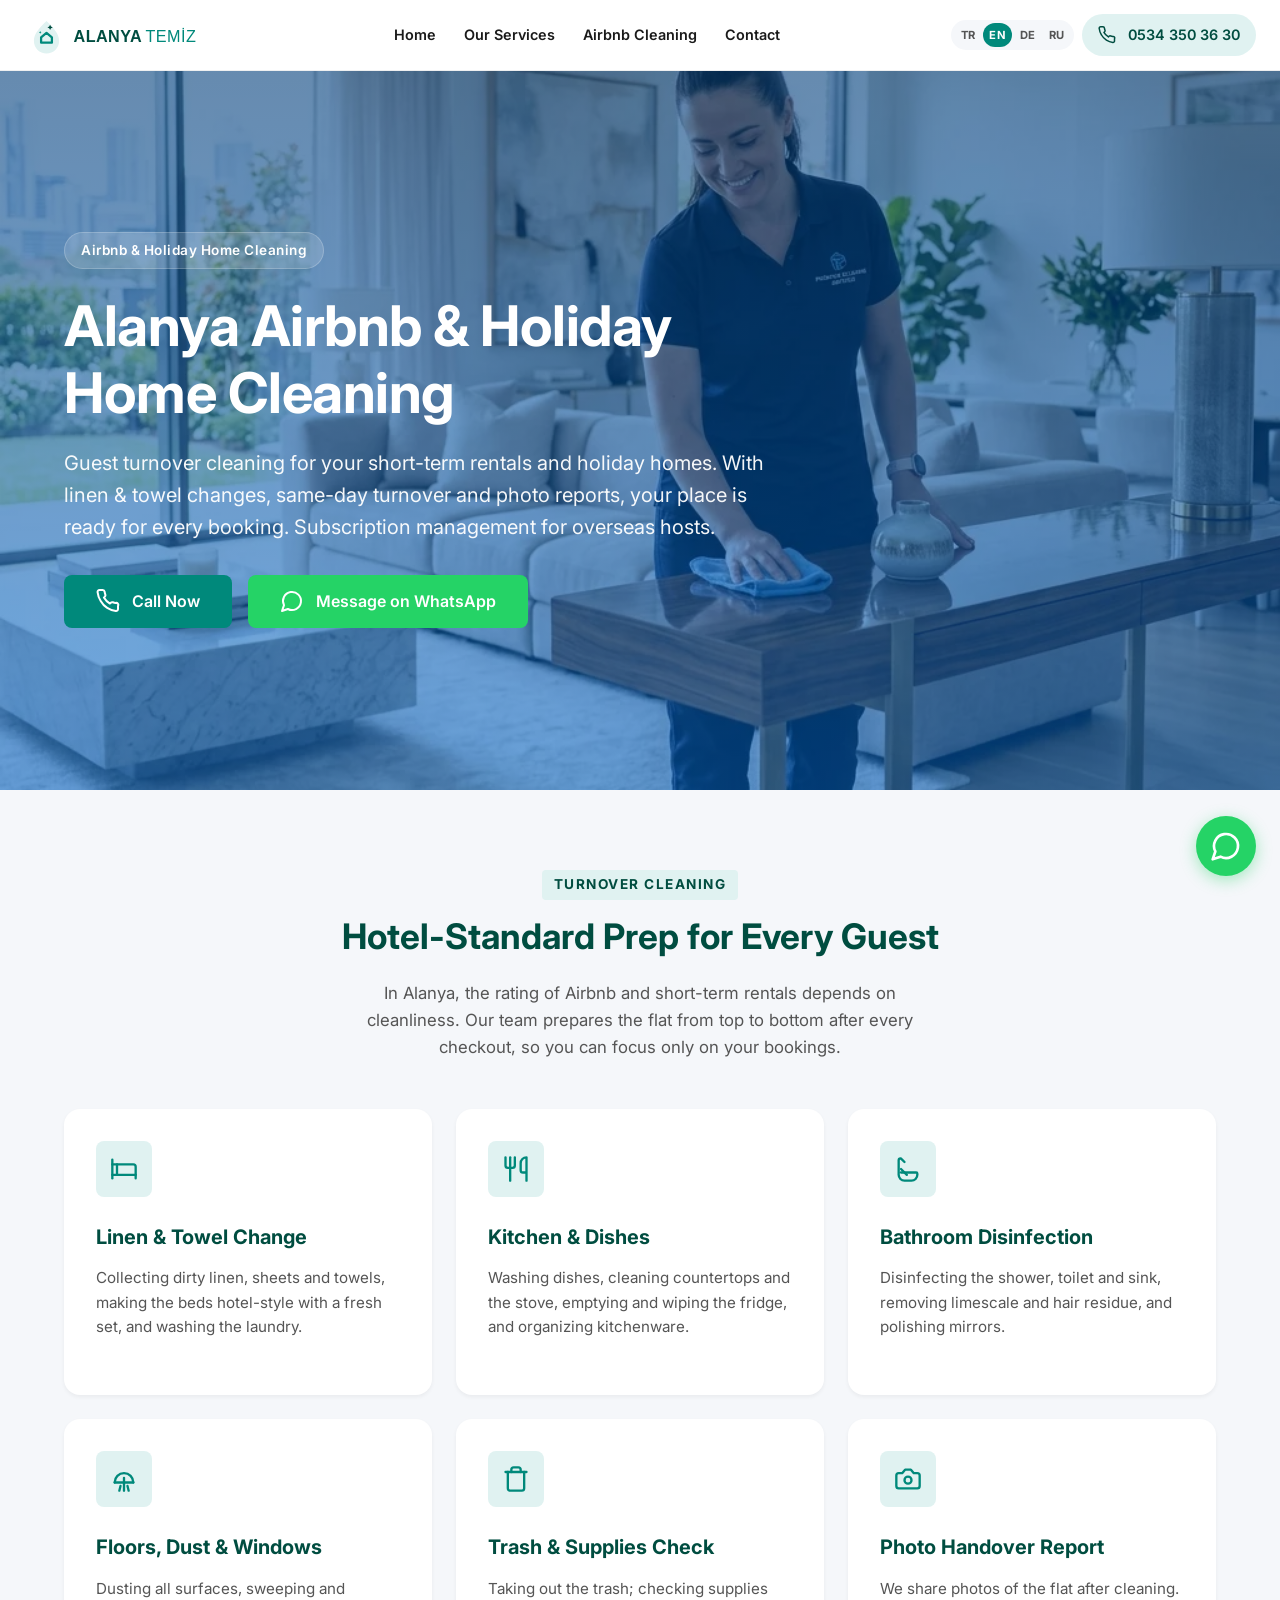
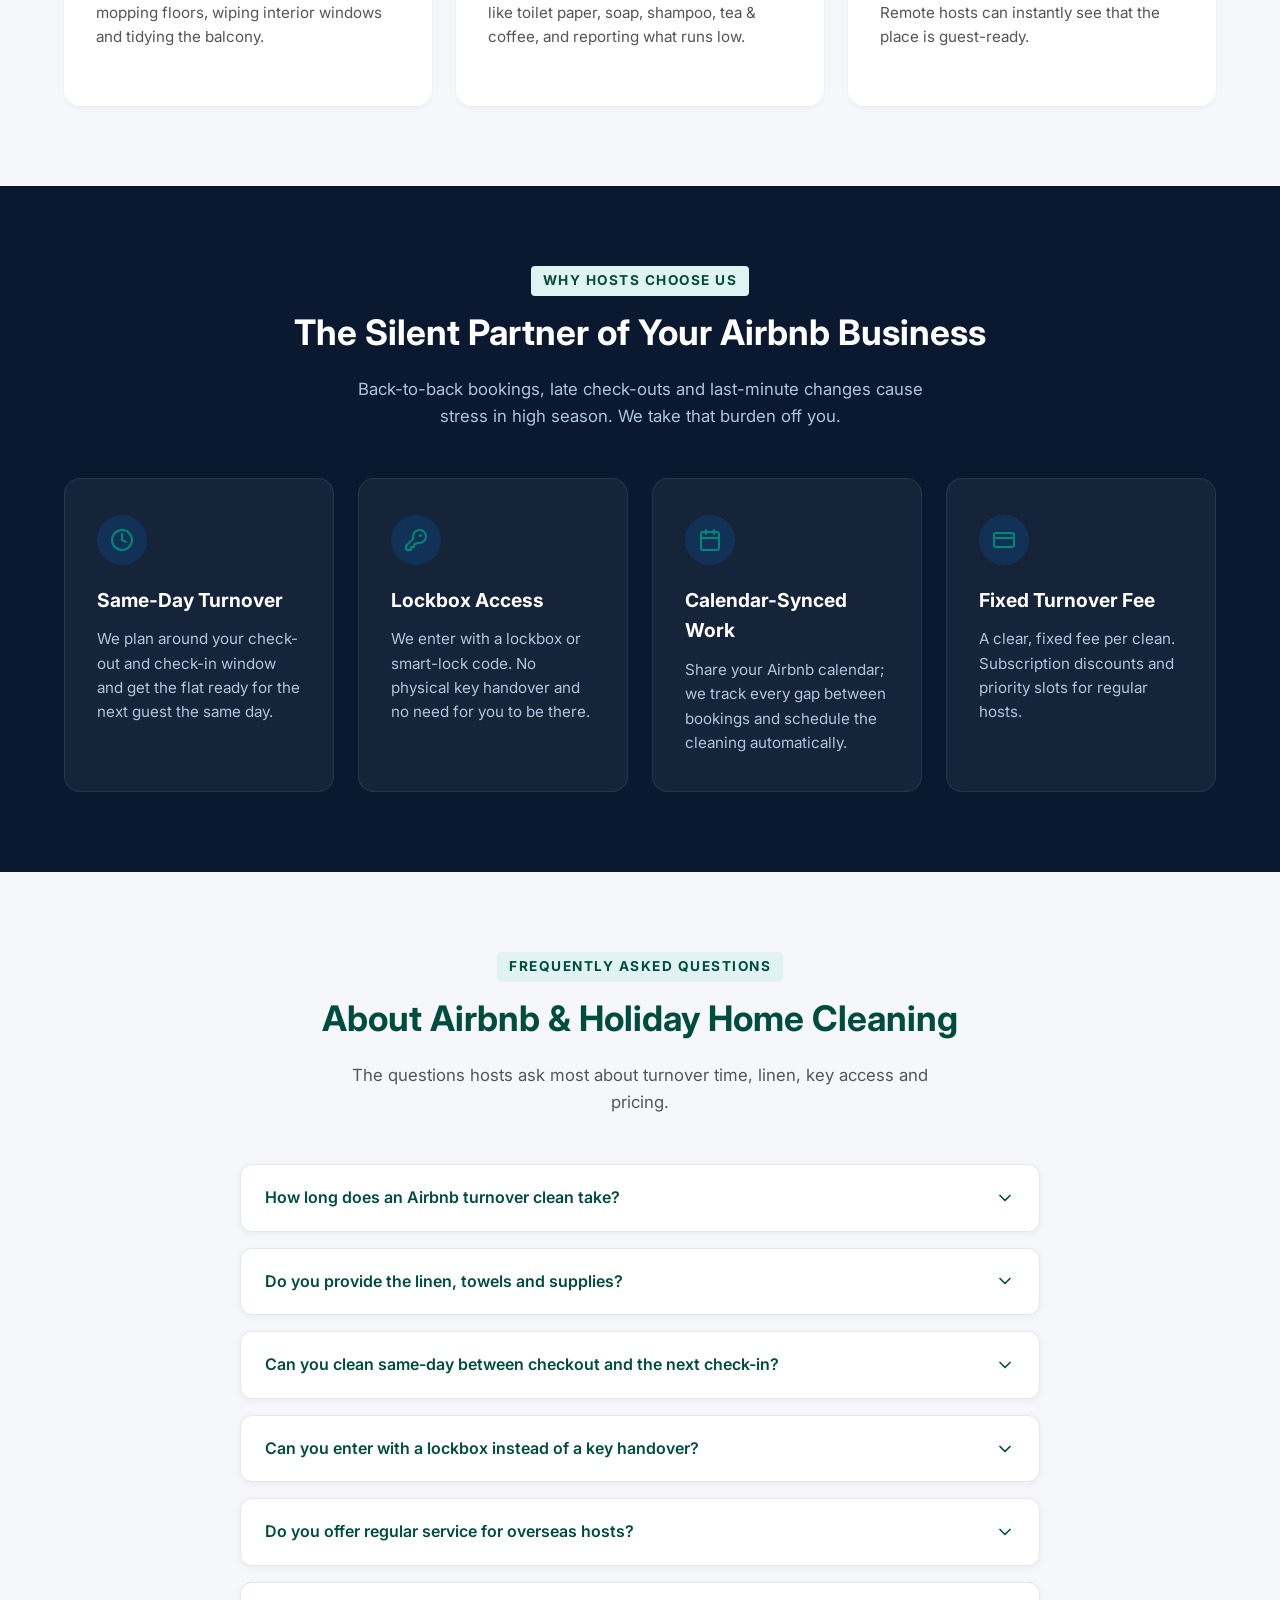
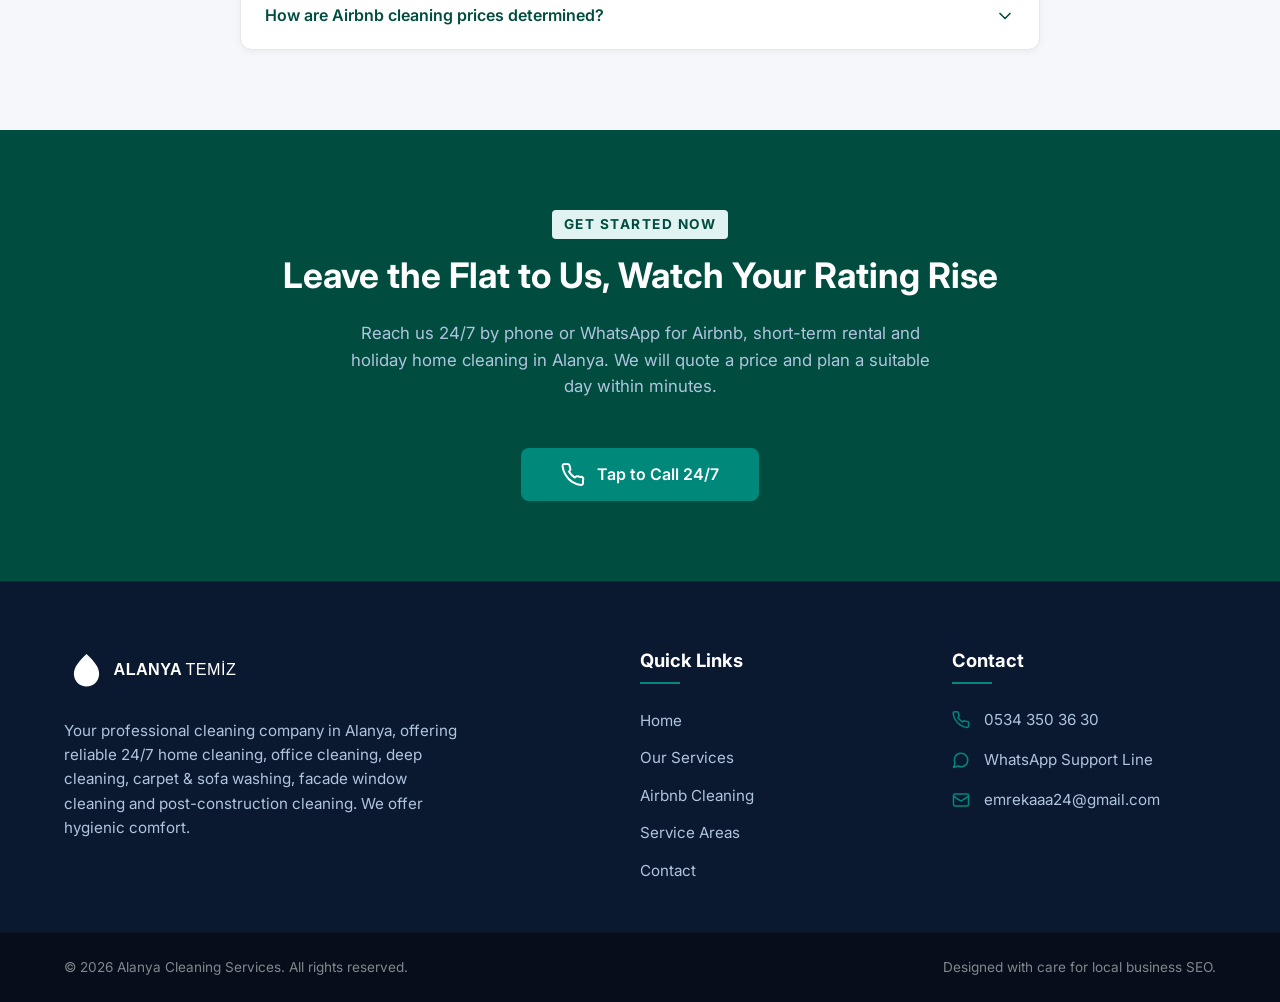
<file: tatil-evi-airbnb-temizligi.html>
<!DOCTYPE html>
<html lang="tr">
<head>
  <meta charset="UTF-8">
  <meta name="viewport" content="width=device-width, initial-scale=1.0">

  <!-- SEO Başlık ve Açıklamalar -->
  <title id="pageTitle">Alanya Airbnb & Tatil Evi Temizliği | Günlük Kiralık Daire Temizlik</title>
  <meta id="metaDescription" name="description" content="Alanya'da Airbnb, günlük kiralık daire ve tatil evi temizliği. Misafir giriş-çıkışına özel check-out temizliği, nevresim & havlu değişimi, aynı gün turnover ve abonelik. ☎ 0534 350 36 30">
  <meta name="keywords" content="alanya airbnb temizlik, tatil evi temizliği alanya, günlük kiralık daire temizliği, airbnb temizlik şirketi alanya, check-out temizliği, turnover temizlik alanya, kiralık villa temizliği, konut kiralama temizlik, mahmutlar airbnb temizlik, kestel tatil evi temizliği, oba günlük kiralık temizlik">
  <link rel="canonical" href="https://alanyaevtemizlik.com.tr/tatil-evi-airbnb-temizligi.html">
  <meta name="robots" content="index, follow">
  <meta name="language" content="Turkish">

  <!-- Coğrafi Hedefleme (Local SEO) -->
  <meta name="geo.region" content="TR-07">
  <meta name="geo.placename" content="Alanya">
  <meta name="geo.position" content="36.5438;32.0003">
  <meta name="ICBM" content="36.5438, 32.0003">

  <!-- Open Graph -->
  <meta property="og:title" content="Alanya Airbnb & Tatil Evi Temizliği | Günlük Kiralık Daire Temizlik">
  <meta property="og:description" content="Airbnb, günlük kiralık daire ve tatil evleri için misafir giriş-çıkışına özel temizlik. Nevresim & havlu değişimi, aynı gün turnover, abonelik avantajı. ☎ 0534 350 36 30">
  <meta property="og:image" content="https://alanyaevtemizlik.com.tr/img/logo.svg">
  <meta property="og:url" content="https://alanyaevtemizlik.com.tr/tatil-evi-airbnb-temizligi.html">
  <meta property="og:type" content="website">
  <meta property="og:locale" content="tr_TR">
  <meta property="og:locale:alternate" content="en_US">
  <meta property="og:locale:alternate" content="de_DE">
  <meta property="og:locale:alternate" content="ru_RU">
  <meta property="og:site_name" content="Alanya Temizlik Hizmetleri">

  <!-- Twitter Card -->
  <meta name="twitter:card" content="summary_large_image">
  <meta name="twitter:title" content="Alanya Airbnb & Tatil Evi Temizliği">
  <meta name="twitter:description" content="Airbnb, günlük kiralık daire ve tatil evleri için check-out temizliği, nevresim & havlu değişimi ve aynı gün turnover. Alanya geneli.">

  <!-- Favicon -->
  <link rel="icon" type="image/x-icon" href="img/favicon.ico">
  <link rel="icon" type="image/png" sizes="96x96" href="img/favicon-96x96.png">
  <link rel="icon" type="image/svg+xml" href="img/favicon.svg">
  <link rel="apple-touch-icon" sizes="180x180" href="img/apple-touch-icon.png">
  <link rel="manifest" href="img/site.webmanifest">
  <meta name="theme-color" content="#00897B">

  <!-- Fonts -->
  <link rel="preconnect" href="https://fonts.googleapis.com">
  <link rel="preconnect" href="https://fonts.gstatic.com" crossorigin>
  <link rel="preload" as="style" href="https://fonts.googleapis.com/css2?family=Inter:wght@400;600;700&display=swap">
  <link rel="stylesheet" href="https://fonts.googleapis.com/css2?family=Inter:wght@400;600;700&display=swap" media="print" onload="this.media='all'">
  <noscript>
    <link rel="stylesheet" href="https://fonts.googleapis.com/css2?family=Inter:wght@400;600;700&display=swap">
  </noscript>

  <!-- CSS -->
  <link rel="stylesheet" href="css/style.min.css">

  <!-- JSON-LD: Service -->
  <script type="application/ld+json">
  {
    "@context": "https://schema.org",
    "@type": "Service",
    "serviceType": "Airbnb ve Tatil Evi Temizliği",
    "provider": {
      "@type": "CleaningService",
      "name": "Alanya Temizlik Hizmetleri",
      "telephone": "+905343503630",
      "url": "https://alanyaevtemizlik.com.tr/",
      "areaServed": {"@type": "City", "name": "Alanya"}
    },
    "areaServed": [
      {"@type": "Place", "name": "Mahmutlar"},
      {"@type": "Place", "name": "Kestel"},
      {"@type": "Place", "name": "Oba"},
      {"@type": "Place", "name": "Tosmur"},
      {"@type": "Place", "name": "Avsallar"},
      {"@type": "Place", "name": "Konaklı"},
      {"@type": "Place", "name": "Kargıcak"}
    ],
    "description": "Alanya'da Airbnb, günlük kiralık daire ve tatil evleri için misafir giriş-çıkışına özel check-out temizliği, nevresim ve havlu değişimi, aynı gün turnover ve abonelikli düzenli temizlik hizmeti."
  }
  </script>

  <!-- JSON-LD: Breadcrumb -->
  <script type="application/ld+json">
  {
    "@context": "https://schema.org",
    "@type": "BreadcrumbList",
    "itemListElement": [
      {"@type": "ListItem", "position": 1, "name": "Anasayfa", "item": "https://alanyaevtemizlik.com.tr/"},
      {"@type": "ListItem", "position": 2, "name": "Tatil Evi & Airbnb Temizliği", "item": "https://alanyaevtemizlik.com.tr/tatil-evi-airbnb-temizligi.html"}
    ]
  }
  </script>

  <!-- JSON-LD: FAQPage -->
  <script type="application/ld+json">
  {
    "@context": "https://schema.org",
    "@type": "FAQPage",
    "mainEntity": [
      {
        "@type": "Question",
        "name": "Airbnb turnover (giriş-çıkış) temizliği ne kadar sürer?",
        "acceptedAnswer": {"@type": "Answer", "text": "Dairenin büyüklüğüne göre standart bir turnover temizliği genellikle 1,5–3 saat sürer. Yoğun sezonda ardışık rezervasyonlarınız için ekip sayısını artırarak aynı gün içinde birden fazla daireyi hazır hale getiriyoruz."}
      },
      {
        "@type": "Question",
        "name": "Nevresim, havlu ve sarf malzemelerini siz mi sağlıyorsunuz?",
        "acceptedAnswer": {"@type": "Answer", "text": "İki seçenek sunuyoruz: Sizin temin ettiğiniz nevresim ve havluları yıkayıp değiştirebiliriz ya da anlaşmalı olarak temiz set getirip kirlileri yıkanmak üzere alabiliriz. Sabun, şampuan, tuvalet kağıdı gibi sarf malzemelerinin kontrolünü ve yerleştirilmesini de yapıyoruz."}
      },
      {
        "@type": "Question",
        "name": "Misafir çıkışı ile yeni giriş arasında aynı gün temizlik yapabilir misiniz?",
        "acceptedAnswer": {"@type": "Answer", "text": "Evet. Check-out ve check-in saatlerinizi bildirmeniz yeterli; ekibimizi bu aralığa göre planlayıp daireyi yeni misafire yetiştiriyoruz. Airbnb takviminizle uyumlu düzenli çalışma sağlıyoruz."}
      },
      {
        "@type": "Question",
        "name": "Anahtar teslimi olmadan, kilit kutusu ile giriş yapabilir misiniz?",
        "acceptedAnswer": {"@type": "Answer", "text": "Evet. Kilit kutusu (lockbox) kodu veya akıllı kilit ile daireye erişip temizliği tamamlayabiliyoruz. Ev sahibinin fiziksel olarak orada olması gerekmez; işlem sonunda dilerseniz fotoğraflı teslim raporu paylaşıyoruz."}
      },
      {
        "@type": "Question",
        "name": "Uzaktaki ev sahipleri için düzenli hizmet veriyor musunuz?",
        "acceptedAnswer": {"@type": "Answer", "text": "Kesinlikle. Yurt dışında veya başka şehirde yaşayan ev sahipleri için sabit ekiple abonelik bazlı yönetim sunuyoruz. Her temizlik sonrası durum bildirimi ve gerektiğinde eksik malzeme uyarısı yapıyoruz."}
      },
      {
        "@type": "Question",
        "name": "Airbnb temizlik fiyatları nasıl belirleniyor?",
        "acceptedAnswer": {"@type": "Answer", "text": "Fiyat; dairenin oda sayısına, m² büyüklüğüne, nevresim/çamaşır dahil olup olmadığına ve aylık rezervasyon sıklığına göre belirlenir. Düzenli çalışan ev sahiplerine sabit turnover ücreti ve abonelik indirimi sunuyoruz. Net fiyat için hemen arayın."}
      }
    ]
  }
  </script>
</head>
<body>

  <!-- HEADER -->
  <header class="main-header" id="header">
    <div class="container header-container">
      <a href="index.html#anasayfa" class="logo-link" title="Alanya Temizlik Anasayfa">
        <img src="img/logo.svg" alt="Alanya Temizlik Hizmetleri" width="220" height="50" class="logo-img">
      </a>

      <nav class="main-nav" aria-label="Ana Menü">
        <ul class="nav-list">
          <li><a href="index.html#anasayfa" class="nav-link" data-i18n="nav.home">Anasayfa</a></li>
          <li><a href="index.html#hizmetler" class="nav-link" data-i18n="nav.services">Hizmetlerimiz</a></li>
          <li><a href="tatil-evi-airbnb-temizligi.html" class="nav-link" aria-current="page" data-i18n="nav.airbnb">Airbnb Temizliği</a></li>
          <li><a href="index.html#iletisim" class="nav-link" data-i18n="nav.contact">İletişim</a></li>
        </ul>
      </nav>

      <div class="header-actions">
        <div class="lang-switcher" role="group" aria-label="Dil Seçimi / Language">
          <button type="button" class="lang-btn" data-lang="tr">TR</button>
          <button type="button" class="lang-btn" data-lang="en">EN</button>
          <button type="button" class="lang-btn" data-lang="de">DE</button>
          <button type="button" class="lang-btn" data-lang="ru">RU</button>
        </div>
        <a href="tel:+905343503630" class="btn btn-call-header" title="Telefonla Ara" aria-label="Alanya Temizlik Telefonla Ara">
          <svg xmlns="http://www.w3.org/2000/svg" width="24" height="24" viewBox="0 0 24 24" fill="none" stroke="currentColor" stroke-width="2" stroke-linecap="round" stroke-linejoin="round" aria-hidden="true"><path d="M22 16.92v3a2 2 0 0 1-2.18 2 19.79 19.79 0 0 1-8.63-3.07A19.5 19.5 0 0 1 4.69 12 19.79 19.79 0 0 1 1.61 3.38 2 2 0 0 1 3.6 1h3a2 2 0 0 1 2 1.72 12.84 12.84 0 0 0 .7 2.81 2 2 0 0 1-.45 2.11L7.91 8.6a16 16 0 0 0 6 6l.86-.86a2 2 0 0 1 2.11-.45 12.84 12.84 0 0 0 2.81.7A2 2 0 0 1 22 16.92z"/></svg>
          <span class="call-text">0534 350 36 30</span>
        </a>
        <button class="menu-toggle" id="menuToggle" aria-expanded="false" aria-controls="mobileNav" aria-label="Menüyü Aç/Kapat">
          <svg xmlns="http://www.w3.org/2000/svg" width="24" height="24" viewBox="0 0 24 24" fill="none" stroke="currentColor" stroke-width="2" stroke-linecap="round" stroke-linejoin="round" aria-hidden="true" class="icon-menu"><line x1="4" x2="20" y1="12" y2="12"/><line x1="4" x2="20" y1="6" y2="6"/><line x1="4" x2="20" y1="18" y2="18"/></svg>
          <svg xmlns="http://www.w3.org/2000/svg" width="24" height="24" viewBox="0 0 24 24" fill="none" stroke="currentColor" stroke-width="2" stroke-linecap="round" stroke-linejoin="round" aria-hidden="true" class="icon-close"><path d="M18 6 6 18"/><path d="m6 6 12 12"/></svg>
        </button>
      </div>
    </div>

    <nav class="mobile-nav" id="mobileNav" aria-label="Mobil Menü">
      <ul class="mobile-nav-list">
        <li><a href="index.html#anasayfa" class="mobile-nav-link" data-i18n="nav.home">Anasayfa</a></li>
        <li><a href="index.html#hizmetler" class="mobile-nav-link" data-i18n="nav.services">Hizmetlerimiz</a></li>
        <li><a href="tatil-evi-airbnb-temizligi.html" class="mobile-nav-link" data-i18n="nav.airbnb">Airbnb Temizliği</a></li>
        <li><a href="index.html#iletisim" class="mobile-nav-link" data-i18n="nav.contact">İletişim</a></li>
        <li class="mobile-nav-actions">
          <div class="lang-switcher lang-switcher-mobile" role="group" aria-label="Dil Seçimi / Language">
            <button type="button" class="lang-btn" data-lang="tr">TR</button>
            <button type="button" class="lang-btn" data-lang="en">EN</button>
            <button type="button" class="lang-btn" data-lang="de">DE</button>
            <button type="button" class="lang-btn" data-lang="ru">RU</button>
          </div>
          <a href="tel:+905343503630" class="btn btn-call-mobile">
            <svg xmlns="http://www.w3.org/2000/svg" width="24" height="24" viewBox="0 0 24 24" fill="none" stroke="currentColor" stroke-width="2" stroke-linecap="round" stroke-linejoin="round" aria-hidden="true"><path d="M22 16.92v3a2 2 0 0 1-2.18 2 19.79 19.79 0 0 1-8.63-3.07A19.5 19.5 0 0 1 4.69 12 19.79 19.79 0 0 1 1.61 3.38 2 2 0 0 1 3.6 1h3a2 2 0 0 1 2 1.72 12.84 12.84 0 0 0 .7 2.81 2 2 0 0 1-.45 2.11L7.91 8.6a16 16 0 0 0 6 6l.86-.86a2 2 0 0 1 2.11-.45 12.84 12.84 0 0 0 2.81.7A2 2 0 0 1 22 16.92z"/></svg> <span data-i18n="btn.call">Hemen Ara</span>
          </a>
          <a href="https://wa.me/905343503630" class="btn btn-whatsapp-mobile" target="_blank" rel="noopener">
            <svg xmlns="http://www.w3.org/2000/svg" width="24" height="24" viewBox="0 0 24 24" fill="none" stroke="currentColor" stroke-width="2" stroke-linecap="round" stroke-linejoin="round" aria-hidden="true"><path d="M7.9 20A9 9 0 1 0 4 16.1L2 22Z"/></svg> <span data-i18n="btn.whatsapp">WhatsApp'tan Yaz</span>
          </a>
        </li>
      </ul>
    </nav>
  </header>

  <main>
    <!-- HERO -->
    <section class="hero-section" id="anasayfa">
      <div class="hero-pattern" aria-hidden="true"></div>
      <div class="container hero-container">
        <div class="hero-content">
          <span class="hero-badge" data-i18n="hero.badge">Airbnb & Tatil Evi Temizliği</span>
          <h1 class="hero-title" data-i18n="hero.title">Alanya Airbnb & Tatil Evi Temizliği</h1>
          <p class="hero-subtitle" data-i18n="hero.subtitle">Günlük kiralık daire ve tatil evleriniz için misafir giriş-çıkışına özel check-out temizliği. Nevresim & havlu değişimi, aynı gün turnover ve fotoğraflı teslim ile eviniz her rezervasyona hazır. Yurt dışındaki ev sahipleri için abonelikli yönetim.</p>

          <div class="hero-cta-group">
            <a href="tel:+905343503630" class="btn btn-primary btn-hero" title="Airbnb Temizliği İçin Ara" aria-label="Airbnb Temizliği İçin Ara">
              <svg xmlns="http://www.w3.org/2000/svg" width="24" height="24" viewBox="0 0 24 24" fill="none" stroke="currentColor" stroke-width="2" stroke-linecap="round" stroke-linejoin="round" aria-hidden="true"><path d="M22 16.92v3a2 2 0 0 1-2.18 2 19.79 19.79 0 0 1-8.63-3.07A19.5 19.5 0 0 1 4.69 12 19.79 19.79 0 0 1 1.61 3.38 2 2 0 0 1 3.6 1h3a2 2 0 0 1 2 1.72 12.84 12.84 0 0 0 .7 2.81 2 2 0 0 1-.45 2.11L7.91 8.6a16 16 0 0 0 6 6l.86-.86a2 2 0 0 1 2.11-.45 12.84 12.84 0 0 0 2.81.7A2 2 0 0 1 22 16.92z"/></svg>
              <span data-i18n="btn.call">Hemen Ara</span>
            </a>
            <a href="https://wa.me/905343503630" class="btn btn-success btn-hero" target="_blank" rel="noopener" title="WhatsApp İletişim" aria-label="WhatsApp üzerinden mesaj gönder">
              <svg xmlns="http://www.w3.org/2000/svg" width="24" height="24" viewBox="0 0 24 24" fill="none" stroke="currentColor" stroke-width="2" stroke-linecap="round" stroke-linejoin="round" aria-hidden="true"><path d="M7.9 20A9 9 0 1 0 4 16.1L2 22Z"/></svg>
              <span data-i18n="btn.whatsapp">WhatsApp'tan Yaz</span>
            </a>
          </div>
        </div>
      </div>
    </section>

    <!-- INTRO / NELER DAHİL -->
    <section class="services-section" id="dahil">
      <div class="container">
        <div class="section-header text-center">
          <span class="section-tag" data-i18n="incl.tag">Turnover Temizliği</span>
          <h2 class="section-title" data-i18n="incl.title">Her Misafir İçin Otel Standardında Hazırlık</h2>
          <p class="section-desc" data-i18n="incl.desc">Alanya'da Airbnb ve günlük kiralık dairelerin puanı temizliğe bağlıdır. Ekibimiz her misafir çıkışında daireyi baştan sona hazırlar; siz sadece rezervasyonlarınıza odaklanırsınız.</p>
        </div>

        <div class="services-grid">
          <article class="service-card">
            <div class="service-icon-box">
              <svg xmlns="http://www.w3.org/2000/svg" width="24" height="24" viewBox="0 0 24 24" fill="none" stroke="currentColor" stroke-width="2" stroke-linecap="round" stroke-linejoin="round" aria-hidden="true" class="service-icon"><path d="M2 4v16"/><path d="M2 8h18a2 2 0 0 1 2 2v10"/><path d="M2 17h20"/><path d="M6 8v9"/></svg>
            </div>
            <h3 class="service-card-title" data-i18n="incl.c1.title">Nevresim & Havlu Değişimi</h3>
            <p class="service-card-text" data-i18n="incl.c1.text">Kirli nevresim, çarşaf ve havluların toplanması, temiz set ile yatakların otel düzeninde hazırlanması ve çamaşırların yıkanması.</p>
          </article>

          <article class="service-card">
            <div class="service-icon-box">
              <svg xmlns="http://www.w3.org/2000/svg" width="24" height="24" viewBox="0 0 24 24" fill="none" stroke="currentColor" stroke-width="2" stroke-linecap="round" stroke-linejoin="round" aria-hidden="true" class="service-icon"><path d="M3 2v7c0 1.1.9 2 2 2h4a2 2 0 0 0 2-2V2"/><path d="M7 2v20"/><path d="M21 15V2a5 5 0 0 0-5 5v6c0 1.1.9 2 2 2h3Zm0 0v7"/></svg>
            </div>
            <h3 class="service-card-title" data-i18n="incl.c2.title">Mutfak & Bulaşık</h3>
            <p class="service-card-text" data-i18n="incl.c2.text">Bulaşıkların yıkanması, tezgâh ve ocak temizliği, buzdolabının boşaltılıp silinmesi ve mutfak gereçlerinin düzenlenmesi.</p>
          </article>

          <article class="service-card">
            <div class="service-icon-box">
              <svg xmlns="http://www.w3.org/2000/svg" width="24" height="24" viewBox="0 0 24 24" fill="none" stroke="currentColor" stroke-width="2" stroke-linecap="round" stroke-linejoin="round" aria-hidden="true" class="service-icon"><path d="M9 6 6.5 3.5a1.5 1.5 0 0 0-1-.5C4.683 3 4 3.683 4 4.5V17a5 5 0 0 0 5 5h6a5 5 0 0 0 5-5v-1a1 1 0 0 0-1-1H6"/><path d="m6 12 5 5"/></svg>
            </div>
            <h3 class="service-card-title" data-i18n="incl.c3.title">Banyo Dezenfeksiyonu</h3>
            <p class="service-card-text" data-i18n="incl.c3.text">Duşakabin, klozet ve lavabonun dezenfekte edilmesi, kireç ve saç kalıntılarının temizlenmesi, aynaların parlatılması.</p>
          </article>

          <article class="service-card">
            <div class="service-icon-box">
              <svg xmlns="http://www.w3.org/2000/svg" width="24" height="24" viewBox="0 0 24 24" fill="none" stroke="currentColor" stroke-width="2" stroke-linecap="round" stroke-linejoin="round" aria-hidden="true" class="service-icon"><path d="m16 22-1-4"/><path d="M12 22V11"/><path d="m8 22 1-4"/><path d="M4 15h16"/><path d="M4 15a8 8 0 1 1 16 0"/></svg>
            </div>
            <h3 class="service-card-title" data-i18n="incl.c4.title">Zemin, Toz & Cam</h3>
            <p class="service-card-text" data-i18n="incl.c4.text">Tüm yüzeylerin tozunun alınması, zeminlerin süpürülüp paspaslanması, iç camların silinmesi ve balkonun düzenlenmesi.</p>
          </article>

          <article class="service-card">
            <div class="service-icon-box">
              <svg xmlns="http://www.w3.org/2000/svg" width="24" height="24" viewBox="0 0 24 24" fill="none" stroke="currentColor" stroke-width="2" stroke-linecap="round" stroke-linejoin="round" aria-hidden="true" class="service-icon"><path d="M3 6h18"/><path d="M19 6v14a2 2 0 0 1-2 2H7a2 2 0 0 1-2-2V6"/><path d="M8 6V4a2 2 0 0 1 2-2h4a2 2 0 0 1 2 2v2"/></svg>
            </div>
            <h3 class="service-card-title" data-i18n="incl.c5.title">Çöp & Sarf Malzeme Kontrolü</h3>
            <p class="service-card-text" data-i18n="incl.c5.text">Çöplerin çıkarılması; tuvalet kağıdı, sabun, şampuan, çay-kahve gibi sarf malzemelerinin kontrolü ve eksiklerin bildirilmesi.</p>
          </article>

          <article class="service-card">
            <div class="service-icon-box">
              <svg xmlns="http://www.w3.org/2000/svg" width="24" height="24" viewBox="0 0 24 24" fill="none" stroke="currentColor" stroke-width="2" stroke-linecap="round" stroke-linejoin="round" aria-hidden="true" class="service-icon"><path d="M14.5 4h-5L7 7H4a2 2 0 0 0-2 2v9a2 2 0 0 0 2 2h16a2 2 0 0 0 2-2V9a2 2 0 0 0-2-2h-3l-2.5-3z"/><circle cx="12" cy="13" r="3"/></svg>
            </div>
            <h3 class="service-card-title" data-i18n="incl.c6.title">Fotoğraflı Teslim Raporu</h3>
            <p class="service-card-text" data-i18n="incl.c6.text">Temizlik sonrası dairenin fotoğraflarını paylaşıyoruz. Uzaktaki ev sahipleri dairenin misafire hazır olduğunu anında görebilir.</p>
          </article>
        </div>
      </div>
    </section>

    <!-- NEDEN BİZ -->
    <section class="why-us-section" id="neden-biz">
      <div class="container">
        <div class="section-header text-center">
          <span class="section-tag" data-i18n="why.tag">Ev Sahipleri Neden Bizi Seçiyor?</span>
          <h2 class="section-title text-white" data-i18n="why.title">Airbnb İşinizin Sessiz Ortağı</h2>
          <p class="section-desc text-light" data-i18n="why.desc">Yoğun sezonda ardışık rezervasyonlar, geç check-out'lar ve son dakika değişiklikleri stres yaratır. Biz bu yükü üstleniyoruz.</p>
        </div>

        <div class="why-us-grid">
          <div class="why-us-card">
            <div class="why-us-icon-box">
              <svg xmlns="http://www.w3.org/2000/svg" width="24" height="24" viewBox="0 0 24 24" fill="none" stroke="currentColor" stroke-width="2" stroke-linecap="round" stroke-linejoin="round" aria-hidden="true" class="why-us-icon"><circle cx="12" cy="12" r="10"/><polyline points="12 6 12 12 16 14"/></svg>
            </div>
            <h3 class="why-us-card-title" data-i18n="why.c1.title">Aynı Gün Turnover</h3>
            <p class="why-us-card-text" data-i18n="why.c1.text">Check-out ve check-in aralığına göre planlama yapıp daireyi yeni misafire aynı gün yetiştiriyoruz.</p>
          </div>

          <div class="why-us-card">
            <div class="why-us-icon-box">
              <svg xmlns="http://www.w3.org/2000/svg" width="24" height="24" viewBox="0 0 24 24" fill="none" stroke="currentColor" stroke-width="2" stroke-linecap="round" stroke-linejoin="round" aria-hidden="true" class="why-us-icon"><path d="M2 18v3c0 .6.4 1 1 1h4v-3h3v-3h2l1.4-1.4a6.5 6.5 0 1 0-4-4Z"/><circle cx="16.5" cy="7.5" r=".5" fill="currentColor"/></svg>
            </div>
            <h3 class="why-us-card-title" data-i18n="why.c2.title">Kilit Kutusu ile Erişim</h3>
            <p class="why-us-card-text" data-i18n="why.c2.text">Lockbox veya akıllı kilit kodu ile daireye giriyoruz. Fiziksel anahtar teslimine veya orada olmanıza gerek yok.</p>
          </div>

          <div class="why-us-card">
            <div class="why-us-icon-box">
              <svg xmlns="http://www.w3.org/2000/svg" width="24" height="24" viewBox="0 0 24 24" fill="none" stroke="currentColor" stroke-width="2" stroke-linecap="round" stroke-linejoin="round" aria-hidden="true" class="why-us-icon"><path d="M8 2v4"/><path d="M16 2v4"/><rect width="18" height="18" x="3" y="4" rx="2"/><path d="M3 10h18"/></svg>
            </div>
            <h3 class="why-us-card-title" data-i18n="why.c3.title">Takvimle Uyumlu Çalışma</h3>
            <p class="why-us-card-text" data-i18n="why.c3.text">Airbnb takviminizi paylaşın; her rezervasyon arasını takip edip temizliği otomatik planlayalım.</p>
          </div>

          <div class="why-us-card">
            <div class="why-us-icon-box">
              <svg xmlns="http://www.w3.org/2000/svg" width="24" height="24" viewBox="0 0 24 24" fill="none" stroke="currentColor" stroke-width="2" stroke-linecap="round" stroke-linejoin="round" aria-hidden="true" class="why-us-icon"><rect x="2" y="5" width="20" height="14" rx="2" ry="2"/><line x1="2" y1="10" x2="22" y2="10"/></svg>
            </div>
            <h3 class="why-us-card-title" data-i18n="why.c4.title">Sabit Turnover Ücreti</h3>
            <p class="why-us-card-text" data-i18n="why.c4.text">Her temizlik için net, sabit ücret. Düzenli çalışan ev sahiplerine abonelik indirimi ve öncelikli randevu.</p>
          </div>
        </div>
      </div>
    </section>

    <!-- SSS -->
    <section class="faq-section" id="sss">
      <div class="container">
        <div class="section-header text-center">
          <span class="section-tag" data-i18n="faq.tag">Sıkça Sorulanlar</span>
          <h2 class="section-title" data-i18n="faq.title">Airbnb & Tatil Evi Temizliği Hakkında</h2>
          <p class="section-desc" data-i18n="faq.desc">Turnover süresi, nevresim, anahtar erişimi ve fiyatlandırma hakkında ev sahiplerinin en çok sorduğu sorular.</p>
        </div>

        <div class="faq-list">
          <details class="faq-item">
            <summary class="faq-question">
              <span data-i18n="faq.q1.q">Airbnb turnover (giriş-çıkış) temizliği ne kadar sürer?</span>
              <svg xmlns="http://www.w3.org/2000/svg" width="20" height="20" viewBox="0 0 24 24" fill="none" stroke="currentColor" stroke-width="2" stroke-linecap="round" stroke-linejoin="round" class="faq-icon" aria-hidden="true"><path d="m6 9 6 6 6-6"/></svg>
            </summary>
            <div class="faq-answer">
              <p data-i18n="faq.q1.a">Dairenin büyüklüğüne göre standart bir turnover temizliği genellikle 1,5–3 saat sürer. Yoğun sezonda ardışık rezervasyonlarınız için ekip sayısını artırarak aynı gün içinde birden fazla daireyi hazır hale getiriyoruz.</p>
            </div>
          </details>

          <details class="faq-item">
            <summary class="faq-question">
              <span data-i18n="faq.q2.q">Nevresim, havlu ve sarf malzemelerini siz mi sağlıyorsunuz?</span>
              <svg xmlns="http://www.w3.org/2000/svg" width="20" height="20" viewBox="0 0 24 24" fill="none" stroke="currentColor" stroke-width="2" stroke-linecap="round" stroke-linejoin="round" class="faq-icon" aria-hidden="true"><path d="m6 9 6 6 6-6"/></svg>
            </summary>
            <div class="faq-answer">
              <p data-i18n="faq.q2.a">İki seçenek sunuyoruz: Sizin temin ettiğiniz nevresim ve havluları yıkayıp değiştirebiliriz ya da anlaşmalı olarak temiz set getirip kirlileri yıkanmak üzere alabiliriz. Sabun, şampuan, tuvalet kağıdı gibi sarf malzemelerinin kontrolünü ve yerleştirilmesini de yapıyoruz.</p>
            </div>
          </details>

          <details class="faq-item">
            <summary class="faq-question">
              <span data-i18n="faq.q3.q">Misafir çıkışı ile yeni giriş arasında aynı gün temizlik yapabilir misiniz?</span>
              <svg xmlns="http://www.w3.org/2000/svg" width="20" height="20" viewBox="0 0 24 24" fill="none" stroke="currentColor" stroke-width="2" stroke-linecap="round" stroke-linejoin="round" class="faq-icon" aria-hidden="true"><path d="m6 9 6 6 6-6"/></svg>
            </summary>
            <div class="faq-answer">
              <p data-i18n="faq.q3.a">Evet. Check-out ve check-in saatlerinizi bildirmeniz yeterli; ekibimizi bu aralığa göre planlayıp daireyi yeni misafire yetiştiriyoruz. Airbnb takviminizle uyumlu düzenli çalışma sağlıyoruz.</p>
            </div>
          </details>

          <details class="faq-item">
            <summary class="faq-question">
              <span data-i18n="faq.q4.q">Anahtar teslimi olmadan, kilit kutusu ile giriş yapabilir misiniz?</span>
              <svg xmlns="http://www.w3.org/2000/svg" width="20" height="20" viewBox="0 0 24 24" fill="none" stroke="currentColor" stroke-width="2" stroke-linecap="round" stroke-linejoin="round" class="faq-icon" aria-hidden="true"><path d="m6 9 6 6 6-6"/></svg>
            </summary>
            <div class="faq-answer">
              <p data-i18n="faq.q4.a">Evet. Kilit kutusu (lockbox) kodu veya akıllı kilit ile daireye erişip temizliği tamamlayabiliyoruz. Ev sahibinin fiziksel olarak orada olması gerekmez; işlem sonunda dilerseniz fotoğraflı teslim raporu paylaşıyoruz.</p>
            </div>
          </details>

          <details class="faq-item">
            <summary class="faq-question">
              <span data-i18n="faq.q5.q">Uzaktaki ev sahipleri için düzenli hizmet veriyor musunuz?</span>
              <svg xmlns="http://www.w3.org/2000/svg" width="20" height="20" viewBox="0 0 24 24" fill="none" stroke="currentColor" stroke-width="2" stroke-linecap="round" stroke-linejoin="round" class="faq-icon" aria-hidden="true"><path d="m6 9 6 6 6-6"/></svg>
            </summary>
            <div class="faq-answer">
              <p data-i18n="faq.q5.a">Kesinlikle. Yurt dışında veya başka şehirde yaşayan ev sahipleri için sabit ekiple abonelik bazlı yönetim sunuyoruz. Her temizlik sonrası durum bildirimi ve gerektiğinde eksik malzeme uyarısı yapıyoruz.</p>
            </div>
          </details>

          <details class="faq-item">
            <summary class="faq-question">
              <span data-i18n="faq.q6.q">Airbnb temizlik fiyatları nasıl belirleniyor?</span>
              <svg xmlns="http://www.w3.org/2000/svg" width="20" height="20" viewBox="0 0 24 24" fill="none" stroke="currentColor" stroke-width="2" stroke-linecap="round" stroke-linejoin="round" class="faq-icon" aria-hidden="true"><path d="m6 9 6 6 6-6"/></svg>
            </summary>
            <div class="faq-answer">
              <p data-i18n="faq.q6.a">Fiyat; dairenin oda sayısına, m² büyüklüğüne, nevresim/çamaşır dahil olup olmadığına ve aylık rezervasyon sıklığına göre belirlenir. Düzenli çalışan ev sahiplerine sabit turnover ücreti ve abonelik indirimi sunuyoruz. Net fiyat için hemen arayın.</p>
            </div>
          </details>
        </div>
      </div>
    </section>

    <!-- İLETİŞİM / CTA -->
    <section class="contact-section" id="iletisim">
      <div class="container">
        <div class="section-header text-center">
          <span class="section-tag" data-i18n="cta.tag">Hemen Başlayın</span>
          <h2 class="section-title text-white" data-i18n="cta.title">Dairenizi Bize Bırakın, Puanınız Yükselsin</h2>
          <p class="section-desc text-light" data-i18n="cta.desc">Alanya'da Airbnb, günlük kiralık daire ve tatil evi temizliği için 7/24 telefon veya WhatsApp'tan ulaşın. Dakikalar içinde fiyat ve uygun gün planlaması yapalım.</p>
        </div>
        <div class="details-cta-wrapper text-center">
          <a href="tel:+905343503630" class="btn btn-call-cta">
            <svg xmlns="http://www.w3.org/2000/svg" width="24" height="24" viewBox="0 0 24 24" fill="none" stroke="currentColor" stroke-width="2" stroke-linecap="round" stroke-linejoin="round" aria-hidden="true"><path d="M22 16.92v3a2 2 0 0 1-2.18 2 19.79 19.79 0 0 1-8.63-3.07A19.5 19.5 0 0 1 4.69 12 19.79 19.79 0 0 1 1.61 3.38 2 2 0 0 1 3.6 1h3a2 2 0 0 1 2 1.72 12.84 12.84 0 0 0 .7 2.81 2 2 0 0 1-.45 2.11L7.91 8.6a16 16 0 0 0 6 6l.86-.86a2 2 0 0 1 2.11-.45 12.84 12.84 0 0 0 2.81.7A2 2 0 0 1 22 16.92z"/></svg> <span data-i18n="cta.btn">7/24 Tıkla & Ara</span>
          </a>
        </div>
      </div>
    </section>
  </main>

  <!-- FOOTER -->
  <footer class="main-footer">
    <div class="container footer-grid">
      <div class="footer-about">
        <a href="index.html#anasayfa" class="footer-logo-link" title="Alanya Temizlik Anasayfa">
          <img src="img/logo.svg" alt="Alanya Temizlik Logo" width="220" height="50" class="logo-img-footer">
        </a>
        <p class="footer-desc" data-i18n="footer.desc">Alanya'da 7/24 güvenilir ev temizliği, ofis temizliği, derin temizlik, halı & koltuk yıkama, dış cephe cam temizliği ve inşaat sonrası temizlik hizmetleri sunan profesyonel temizlik şirketi. Hijyenik konfor sunuyoruz.</p>
      </div>

      <div class="footer-links">
        <h3 class="footer-title" data-i18n="footer.linksTitle">Hızlı Linkler</h3>
        <ul class="footer-link-list">
          <li><a href="index.html#anasayfa" data-i18n="nav.home">Anasayfa</a></li>
          <li><a href="index.html#hizmetler" data-i18n="nav.services">Hizmetlerimiz</a></li>
          <li><a href="tatil-evi-airbnb-temizligi.html" data-i18n="nav.airbnb">Airbnb Temizliği</a></li>
          <li><a href="index.html#bolgeler" data-i18n="nav.regions">Hizmet Bölgeleri</a></li>
          <li><a href="index.html#iletisim" data-i18n="nav.contact">İletişim</a></li>
        </ul>
      </div>

      <div class="footer-contact">
        <h3 class="footer-title" data-i18n="nav.contact">İletişim</h3>
        <ul class="footer-contact-list">
          <li>
            <svg xmlns="http://www.w3.org/2000/svg" width="24" height="24" viewBox="0 0 24 24" fill="none" stroke="currentColor" stroke-width="2" stroke-linecap="round" stroke-linejoin="round" aria-hidden="true"><path d="M22 16.92v3a2 2 0 0 1-2.18 2 19.79 19.79 0 0 1-8.63-3.07A19.5 19.5 0 0 1 4.69 12 19.79 19.79 0 0 1 1.61 3.38 2 2 0 0 1 3.6 1h3a2 2 0 0 1 2 1.72 12.84 12.84 0 0 0 .7 2.81 2 2 0 0 1-.45 2.11L7.91 8.6a16 16 0 0 0 6 6l.86-.86a2 2 0 0 1 2.11-.45 12.84 12.84 0 0 0 2.81.7A2 2 0 0 1 22 16.92z"/></svg>
            <a href="tel:+905343503630">0534 350 36 30</a>
          </li>
          <li>
            <svg xmlns="http://www.w3.org/2000/svg" width="24" height="24" viewBox="0 0 24 24" fill="none" stroke="currentColor" stroke-width="2" stroke-linecap="round" stroke-linejoin="round" aria-hidden="true"><path d="M7.9 20A9 9 0 1 0 4 16.1L2 22Z"/></svg>
            <a href="https://wa.me/905343503630" target="_blank" rel="noopener" data-i18n="footer.waLink">WhatsApp Destek Hattı</a>
          </li>
          <li>
            <svg xmlns="http://www.w3.org/2000/svg" width="24" height="24" viewBox="0 0 24 24" fill="none" stroke="currentColor" stroke-width="2" stroke-linecap="round" stroke-linejoin="round" aria-hidden="true"><rect width="20" height="16" x="2" y="4" rx="2"/><path d="m22 7-8.97 5.7a1.94 1.94 0 0 1-2.06 0L2 7"/></svg>
            <a href="mailto:emrekaaa24@gmail.com">emrekaaa24@gmail.com</a>
          </li>
        </ul>
      </div>
    </div>

    <div class="footer-bottom">
      <div class="container footer-bottom-container">
        <p data-i18n="footer.copyright">© 2026 Alanya Temizlik Hizmetleri. Tüm hakları saklıdır.</p>
        <p class="developer-credits" data-i18n="footer.tagline">Designed with care for local business SEO.</p>
      </div>
    </div>
  </footer>

  <!-- SABİT WHATSAPP -->
  <a href="https://wa.me/905343503630?text=Merhaba,%20Airbnb%2Ftatil%20evi%20temizli%C4%9Fi%20hakk%C4%B1nda%20bilgi%20almak%20istiyorum."
     class="sticky-whatsapp"
     target="_blank"
     rel="noopener"
     title="WhatsApp üzerinden bizimle iletişime geçin"
     aria-label="WhatsApp İletişim Hattı">
    <svg xmlns="http://www.w3.org/2000/svg" width="24" height="24" viewBox="0 0 24 24" fill="none" stroke="currentColor" stroke-width="2" stroke-linecap="round" stroke-linejoin="round" aria-hidden="true"><path d="M7.9 20A9 9 0 1 0 4 16.1L2 22Z"/></svg>
  </a>

  <script src="js/main.min.js" defer></script>
  <script src="js/airbnb-i18n.js" defer></script>
</body>
</html>
</file>
<file: css/style.min.css>
﻿:root{--primary-color: #00897B;--primary-dark: #004D40;--primary-light: #E0F2F1;--text-color: #1A1A1A;--text-muted: #555;--bg-light: #F5F7FA;--bg-dark: #0A192F;--white: #fff;--whatsapp-green: #25D366;--whatsapp-dark: #128C7E;--font-regular: 400;--font-medium: 600;--font-semibold: 600;--font-bold: 700;--font-black: 700;--shadow-sm: 0 2px 4px rgba(0,0,0,.05);--shadow-md: 0 4px 12px rgba(0,0,0,.08);--shadow-lg: 0 10px 25px rgba(0,0,0,.12);--shadow-hover: 0 15px 35px rgba(0,102,204,.15);--border-radius-sm: 4px;--border-radius-md: 8px;--border-radius-lg: 16px;--border-radius-full: 9999px;--transition-fast: .2s ease;--transition-normal: .3s ease;--transition-slow: .5s ease;}*,*::before,*::after{box-sizing: border-box;margin: 0;padding: 0;}html{scroll-behavior: smooth;font-size: 16px;-webkit-text-size-adjust: 100%;}body{font-family: 'Inter',-apple-system,BlinkMacSystemFont,"Segoe UI",Roboto,Helvetica,Arial,sans-serif;color: var(--text-color);background-color: var(--white);line-height: 1.6;overflow-x: hidden;}img{max-width: 100%;height: auto;display: block;}a{text-decoration: none;color: inherit;transition: color var(--transition-fast);}ul{list-style: none;}button{cursor: pointer;border: none;background: none;font-family: inherit;}*:focus-visible{outline: 3px solid var(--primary-color);outline-offset: 4px;}.container{width: 100%;max-width: 1200px;margin: 0 auto;padding: 0 1.5rem;}.text-center{text-align: center;}.text-white{color: var(--white) !important;}.text-light{color: #B0C4DE !important;}.btn{display: inline-flex;align-items: center;justify-content: center;gap: .75rem;padding: .85rem 1.75rem;font-weight: var(--font-semibold);font-size: 1rem;border-radius: var(--border-radius-md);transition: all var(--transition-normal);text-align: center;min-height: 48px;}.btn-primary{background-color: var(--primary-color);color: var(--white);}.btn-primary:hover{background-color: var(--primary-dark);transform: translateY(-2px);box-shadow: 0 5px 15px rgba(0,102,204,.3);}.btn-success{background-color: var(--whatsapp-green);color: var(--white);}.btn-success:hover{background-color: var(--whatsapp-dark);transform: translateY(-2px);box-shadow: 0 5px 15px rgba(37,211,102,.3);}.main-header{position: fixed;top: 0;left: 0;width: 100%;z-index: 100;background-color: rgba(255,255,255,.95);backdrop-filter: blur(10px);-webkit-backdrop-filter: blur(10px);border-bottom: 1px solid rgba(0,0,0,.05);transition: all var(--transition-normal);}.main-header.scrolled{box-shadow: var(--shadow-md);background-color: rgba(255,255,255,.98);}.header-container{display: flex;align-items: center;justify-content: space-between;height: 70px;max-width: 1360px;gap: 1rem;}.logo-link{display: flex;align-items: center;}.logo-img{height: 45px;width: auto;}.main-nav{display: none;}.nav-list{display: flex;gap: clamp(.5rem, 1.2vw, 1.25rem);flex-shrink: 0;}.nav-link{font-weight: var(--font-medium);font-size: .9rem;color: var(--text-color);padding: .5rem .4rem;position: relative;white-space: nowrap;}.nav-link::after{content: '';position: absolute;bottom: 0;left: 50%;width: 0;height: 2px;background-color: var(--primary-color);transition: all var(--transition-normal);transform: translateX(-50%);}.nav-link:hover{color: var(--primary-color);}.nav-link:hover::after{width: 80%;}.header-actions{display: flex;align-items: center;gap: .5rem;flex-shrink: 0;}.lang-switcher{display: flex;align-items: center;gap: 1px;background-color: var(--bg-light);border-radius: var(--border-radius-full);padding: 3px;flex-shrink: 0;}.lang-btn{font-size: .7rem;font-weight: var(--font-bold);letter-spacing: .3px;color: var(--text-muted);padding: .3rem .4rem;border-radius: var(--border-radius-full);transition: all var(--transition-fast);}.lang-btn:hover{color: var(--primary-dark);}.lang-btn.active{background-color: var(--primary-color);color: var(--white);}.lang-switcher-mobile{align-self: flex-start;margin-bottom: .5rem;}.btn-call-header{background-color: var(--primary-light);color: var(--primary-dark);padding: .6rem 1rem;font-size: .9rem;border-radius: var(--border-radius-full);min-height: 40px;}.btn-call-header svg{width: 18px;height: 18px;}.btn-call-header:hover{background-color: var(--primary-color);color: var(--white);}.call-text{display: none;}.menu-toggle{display: flex;align-items: center;justify-content: center;width: 44px;height: 44px;border-radius: var(--border-radius-md);color: var(--primary-dark);transition: background var(--transition-fast);}.menu-toggle:hover{background-color: var(--bg-light);}.menu-toggle .icon-close{display: none;}.menu-toggle[aria-expanded="true"] .icon-menu{display: none;}.menu-toggle[aria-expanded="true"] .icon-close{display: block;}.mobile-nav{position: absolute;top: 70px;left: 0;width: 100%;background-color: var(--white);border-bottom: 2px solid var(--primary-light);padding: 1.5rem;box-shadow: var(--shadow-lg);display: none;opacity: 0;transform: translateY(-10px);transition: opacity .3s ease,transform .3s ease;}.mobile-nav.open{display: block;opacity: 1;transform: translateY(0);}.mobile-nav-list{display: flex;flex-direction: column;gap: 1rem;}.mobile-nav-link{font-size: 1.1rem;font-weight: var(--font-semibold);color: var(--text-color);display: block;padding: .5rem 0;border-bottom: 1px solid var(--bg-light);}.mobile-nav-link:hover{color: var(--primary-color);}.mobile-nav-actions{display: flex;flex-direction: column;gap: .75rem;margin-top: 1rem;}.btn-call-mobile{background-color: var(--primary-color);color: var(--white);width: 100%;}.btn-whatsapp-mobile{background-color: var(--whatsapp-green);color: var(--white);width: 100%;}.hero-section{position: relative;min-height: 80vh;margin-top: 70px;display: flex;align-items: center;color: var(--white);padding: 4rem 0;overflow: hidden;background:linear-gradient(rgba(0,61,122,.6),rgba(0,102,204,.55)),url('../img/hero-bg.webp') center/cover no-repeat;background-attachment:scroll;}.hero-pattern{display:none;}.hero-container{position: relative;z-index: 2;}.hero-content{max-width: 700px;}.hero-badge{display: inline-block;background-color: rgba(255,255,255,.15);color: var(--white);padding: .4rem 1rem;border-radius: var(--border-radius-full);font-size: .85rem;font-weight: var(--font-semibold);margin-bottom: 1.5rem;border: 1px solid rgba(255,255,255,.2);letter-spacing: .5px;}.hero-title{font-size: 2.2rem;font-weight: var(--font-black);line-height: 1.2;margin-bottom: 1.25rem;letter-spacing: -0.5px;}.hero-subtitle{font-size: 1.1rem;opacity: .95;margin-bottom: 2rem;font-weight: var(--font-regular);}.hero-cta-group{display: flex;flex-direction: column;gap: 1rem;}.btn-hero{width: 100%;}.section-header{margin-bottom: 3rem;}.section-tag{display: inline-block;background-color: var(--primary-light);color: var(--primary-dark);font-weight: var(--font-bold);font-size: .85rem;text-transform: uppercase;letter-spacing: 1.5px;margin-bottom: .5rem;padding: .25rem .75rem;border-radius: var(--border-radius-sm);}.section-title{font-size: 1.8rem;font-weight: var(--font-black);color: var(--primary-dark);margin-bottom: 1rem;}.section-desc{max-width: 600px;margin: 0 auto;color: var(--text-muted);font-size: 1.05rem;}.services-section{padding: 5rem 0;background-color: var(--bg-light);}.services-grid{display: grid;grid-template-columns: 1fr;gap: 1.5rem;}.service-card{background-color: var(--white);padding: 2rem;border-radius: var(--border-radius-lg);box-shadow: var(--shadow-sm);transition: all var(--transition-normal);display: flex;flex-direction: column;}.service-card:hover{transform: translateY(-5px);box-shadow: var(--shadow-lg);}.service-icon-box{background-color: var(--primary-light);color: var(--primary-color);width: 56px;height: 56px;border-radius: var(--border-radius-md);display: flex;align-items: center;justify-content: center;margin-bottom: 1.5rem;}.service-icon{width: 28px;height: 28px;}.service-card-title{font-size: 1.25rem;font-weight: var(--font-bold);color: var(--primary-dark);margin-bottom: .85rem;}.service-card-text{font-size: .95rem;color: var(--text-muted);margin-bottom: 1.5rem;flex-grow: 1;}.service-cta{margin-top: auto;}.service-link{display: inline-flex;align-items: center;gap: .5rem;color: var(--primary-color);font-weight: var(--font-semibold);font-size: .9rem;}.service-link:hover{color: var(--primary-dark);}.service-link svg{width: 16px;height: 16px;transition: transform var(--transition-fast);}.service-link:hover svg{transform: translateX(4px);}.why-us-section{padding: 5rem 0;background-color: var(--bg-dark);color: var(--white);}.why-us-grid{display: grid;grid-template-columns: 1fr;gap: 1.5rem;}.why-us-card{background-color: rgba(255,255,255,.05);border: 1px solid rgba(255,255,255,.08);padding: 2.25rem 2rem;border-radius: var(--border-radius-lg);transition: all var(--transition-normal);}.why-us-card:hover{background-color: rgba(255,255,255,.08);transform: translateY(-5px);border-color: var(--primary-color);}.why-us-icon-box{background-color: rgba(0,102,204,.2);color: var(--primary-color);width: 50px;height: 50px;border-radius: var(--border-radius-full);display: flex;align-items: center;justify-content: center;margin-bottom: 1.25rem;}.why-us-icon{width: 24px;height: 24px;}.why-us-card-title{font-size: 1.2rem;font-weight: var(--font-bold);margin-bottom: .75rem;}.why-us-card-text{font-size: .95rem;color: #B0C4DE;}.gallery-section{padding: 5rem 0;}.gallery-grid{display: grid;grid-template-columns: 1fr;gap: 2.5rem;}.gallery-card{background-color: var(--white);border: 1px solid rgba(0,0,0,.06);border-radius: var(--border-radius-lg);padding: 1.25rem;box-shadow: var(--shadow-sm);}.gallery-card-title{font-size: 1.15rem;font-weight: var(--font-bold);color: var(--primary-dark);margin-bottom: 1.25rem;text-align: center;}.comparison-container{display: grid;grid-template-columns: 1fr;gap: 1rem;}.gallery-image-wrapper{position: relative;width: 100%;height: 220px;background-color: var(--bg-light);overflow: hidden;border-radius: var(--border-radius-md);border: 1px solid rgba(0,0,0,.08);display: flex;align-items: center;justify-content: center;cursor: pointer;}.gallery-placeholder{position: absolute;top: 0;left: 0;width: 100%;height: 100%;display: flex;flex-direction: column;align-items: center;justify-content: center;background: repeating-linear-gradient( -45deg,#F0F4F8,#F0F4F8 10px,#E2E8F0 10px,#E2E8F0 20px );color: #718096;font-size: .8rem;font-weight: var(--font-semibold);text-align: center;padding: 1.25rem;z-index: 1;transition: opacity var(--transition-normal);}.placeholder-icon{width: 36px;height: 36px;margin-bottom: .5rem;opacity: .6;}.gallery-placeholder small{display: block;margin-top: .4rem;font-size: .75rem;font-weight: var(--font-regular);color: #A0AEC0;}.gallery-img{position: absolute;top: 0;left: 0;width: 100%;height: 100%;object-fit: cover;z-index: 2;opacity: 0;transition: opacity var(--transition-normal),transform var(--transition-normal);}.gallery-img.loaded{opacity: 1;}.gallery-image-wrapper:hover .gallery-img.loaded{transform: scale(1.05);}.badge{position: absolute;top: .75rem;left: .75rem;padding: .35rem .75rem;border-radius: var(--border-radius-sm);color: var(--white);font-size: .75rem;font-weight: var(--font-bold);text-transform: uppercase;z-index: 3;letter-spacing: .5px;box-shadow: var(--shadow-sm);}.badge-before{background-color: #E53E3E;}.badge-after{background-color: #38A169;}.regions-section{padding: 5rem 0;background-color: var(--primary-light);}.regions-grid{display: flex;flex-wrap: wrap;justify-content: center;gap: .65rem .85rem;max-width: 900px;margin: 0 auto 2rem auto;}.region-chip{background-color: var(--white);color: var(--primary-dark);font-weight: var(--font-semibold);font-size: .9rem;padding: .6rem 1.2rem;border-radius: var(--border-radius-full);box-shadow: var(--shadow-sm);border: 1px solid rgba(0,102,204,.15);transition: all var(--transition-fast);}.region-chip:hover{background-color: var(--primary-color);color: var(--white);transform: translateY(-2px);box-shadow: var(--shadow-md);}.regions-note{max-width: 500px;margin: 0 auto;color: var(--primary-dark);font-weight: var(--font-semibold);font-size: 1.05rem;}.contact-section{padding: 5rem 0;background-color: var(--primary-dark);color: var(--white);}.contact-grid{display: grid;grid-template-columns: 1fr;gap: 2.5rem;}.contact-info-column{display: flex;flex-direction: column;gap: 1rem;}.contact-card{background-color: rgba(255,255,255,.05);border: 1px solid rgba(255,255,255,.08);border-radius: var(--border-radius-lg);transition: all var(--transition-normal);}.contact-card:hover{background-color: rgba(255,255,255,.08);transform: translateX(4px);border-color: var(--primary-color);}.contact-link-card{display: flex;align-items: center;gap: 1.25rem;padding: 1.25rem;width: 100%;}.contact-icon-box{width: 48px;height: 48px;border-radius: var(--border-radius-md);display: flex;align-items: center;justify-content: center;color: var(--white);}.contact-icon-box svg{width: 22px;height: 22px;}.contact-icon-box.call{background-color: var(--primary-color);}.contact-icon-box.whatsapp{background-color: var(--whatsapp-green);}.contact-icon-box.mail{background-color: #E28743;}.contact-icon-box.instagram{background: radial-gradient(circle at 30% 107%,#fdf497 0%,#fdf497 5%,#fd5949 45%,#d6249f 60%,#285AEB 90%);}.contact-card-content{display: flex;flex-direction: column;}.contact-card-label{font-size: .8rem;text-transform: uppercase;letter-spacing: .5px;opacity: .7;}.contact-card-value{font-size: 1.1rem;font-weight: var(--font-bold);}.contact-card-sub{font-size: .75rem;opacity: .6;margin-top: .15rem;}.contact-details-column{display: flex;}.details-card{background-color: var(--white);color: var(--text-color);padding: 2.5rem 2rem;border-radius: var(--border-radius-lg);box-shadow: var(--shadow-lg);display: flex;flex-direction: column;justify-content: space-between;width: 100%;}.details-row{display: flex;gap: 1.25rem;margin-bottom: 2rem;}.details-icon{width: 24px;height: 24px;color: var(--primary-color);flex-shrink: 0;margin-top: .2rem;}.details-text h3{font-size: 1.1rem;font-weight: var(--font-bold);color: var(--primary-dark);margin-bottom: .35rem;}.details-text p{font-size: .95rem;color: var(--text-muted);}.details-text p strong{color: var(--primary-dark);}.details-cta-wrapper{margin-top: 1rem;}.btn-call-cta{background-color: var(--primary-color);color: var(--white);width: 100%;}.btn-call-cta:hover{background-color: var(--primary-dark);}.main-footer{background-color: var(--bg-dark);color: var(--white);padding: 4rem 0 0 0;border-top: 1px solid rgba(255,255,255,.05);}.footer-grid{display: grid;grid-template-columns: 1fr;gap: 3rem;padding-bottom: 3rem;}.footer-logo-link{display: inline-block;margin-bottom: 1.25rem;}.logo-img-footer{height: 45px;width: auto;filter: brightness(0) invert(1);}.footer-desc{color: #B0C4DE;font-size: .95rem;max-width: 400px;}.footer-title{font-size: 1.15rem;font-weight: var(--font-bold);margin-bottom: 1.5rem;position: relative;padding-bottom: .5rem;}.footer-title::after{content: '';position: absolute;bottom: 0;left: 0;width: 40px;height: 2px;background-color: var(--primary-color);}.footer-link-list{display: flex;flex-direction: column;gap: .75rem;}.footer-link-list a{color: #B0C4DE;font-size: .95rem;}.footer-link-list a:hover{color: var(--white);padding-left: 4px;}.footer-contact-list{display: flex;flex-direction: column;gap: 1rem;}.footer-contact-list li{display: flex;align-items: center;gap: .85rem;color: #B0C4DE;font-size: .95rem;}.footer-contact-list li svg{width: 18px;height: 18px;color: var(--primary-color);flex-shrink: 0;}.footer-contact-list a:hover{color: var(--white);}.footer-bottom{background-color: #050E1A;padding: 1.5rem 0;border-top: 1px solid rgba(255,255,255,.03);}.footer-bottom-container{display: flex;flex-direction: column;align-items: center;gap: .75rem;font-size: .85rem;color: rgba(255,255,255,.5);text-align: center;}.sticky-whatsapp{position: fixed;bottom: 1.5rem;right: 1.5rem;width: 60px;height: 60px;background-color: var(--whatsapp-green);color: var(--white);border-radius: var(--border-radius-full);display: flex;align-items: center;justify-content: center;box-shadow: 0 4px 16px rgba(37,211,102,.4);z-index: 99;transition: transform var(--transition-fast),background-color var(--transition-fast);animation: pulse 2s infinite;will-change: transform;}.sticky-whatsapp svg{width: 32px;height: 32px;}.sticky-whatsapp:hover{background-color: var(--whatsapp-dark);transform: scale(1.05);}@keyframes pulse{0%{transform: scale(1);box-shadow: 0 4px 16px rgba(37,211,102,.4);}50%{transform: scale(1.08);box-shadow: 0 0 0 10px rgba(37,211,102,0);}100%{transform: scale(1);box-shadow: 0 4px 16px rgba(37,211,102,.4);}}.lightbox{position: fixed;top: 0;left: 0;width: 100%;height: 100%;background-color: rgba(5,14,26,.95);z-index: 1000;display: none;align-items: center;justify-content: center;opacity: 0;transition: opacity var(--transition-normal) ease;}.lightbox.open{display: flex;opacity: 1;}.lightbox-content{position: relative;max-width: 85%;max-height: 80%;display: flex;flex-direction: column;align-items: center;}.lightbox img{max-width: 100%;max-height: 70vh;object-fit: contain;border-radius: var(--border-radius-md);border: 3px solid rgba(255,255,255,.1);box-shadow: var(--shadow-lg);transform: scale(.95);transition: transform var(--transition-normal) ease;}.lightbox.open img{transform: scale(1);}.lightbox-caption{color: var(--white);margin-top: 1rem;font-size: 1.1rem;font-weight: var(--font-semibold);text-align: center;letter-spacing: .5px;}.lightbox-close{position: absolute;top: 1.5rem;right: 1.5rem;color: var(--white);font-size: 2.5rem;width: 50px;height: 50px;display: flex;align-items: center;justify-content: center;transition: color var(--transition-fast);}.lightbox-close:hover{color: var(--primary-color);}.lightbox-nav{position: absolute;top: 50%;transform: translateY(-50%);color: var(--white);font-size: 2rem;background-color: rgba(255,255,255,.05);width: 50px;height: 60px;display: flex;align-items: center;justify-content: center;transition: all var(--transition-fast);border-radius: var(--border-radius-sm);user-select: none;}.lightbox-nav:hover{background-color: var(--primary-color);}.lightbox-prev{left: 1rem;}.lightbox-next{right: 1rem;}.faq-section{padding:80px 0;background:var(--bg-light);}.faq-list{max-width:800px;margin:0 auto;display:flex;flex-direction:column;gap:16px;}.faq-item{background:white;border-radius:12px;padding:0;box-shadow:0 2px 8px rgba(0,0,0,.05);border:1px solid #e5e7eb;overflow:hidden;}.faq-question{display:flex;justify-content:space-between;align-items:center;padding:20px 24px;cursor:pointer;font-weight:600;font-size:1rem;color:var(--primary-dark);list-style:none;user-select:none;}.faq-question::-webkit-details-marker{display:none;}.faq-icon{transition:transform .2s ease;flex-shrink:0;margin-left:16px;}.faq-item[open] .faq-icon{transform:rotate(180deg);}.faq-answer{padding:0 24px 20px 24px;color:var(--text-color);line-height:1.7;}.faq-answer p{margin:0;}@media (max-width:768px){.faq-question{padding:16px 20px;font-size:.95rem;}.faq-answer{padding:0 20px 16px 20px;}}@media (min-width: 768px){.menu-toggle{display: none;}.main-nav{display: block;}.hero-section{padding: 6rem 0;}.hero-title{font-size: 3rem;}.hero-cta-group{flex-direction: row;}.btn-hero{width: auto;padding-left: 2rem;padding-right: 2rem;}.section-title{font-size: 2.2rem;}.services-grid{grid-template-columns: repeat(2,1fr);}.why-us-grid{grid-template-columns: repeat(2,1fr);}.gallery-grid{grid-template-columns: repeat(2,1fr);}.comparison-container{grid-template-columns: repeat(2,1fr);}.contact-grid{grid-template-columns: 1.1fr .9fr;}.btn-call-cta{width: auto;padding-left: 2.5rem;padding-right: 2.5rem;}.footer-grid{grid-template-columns: 2fr 1fr 1fr;}}@media (min-width: 1024px){.call-text{display: inline;}.hero-section{min-height: 80vh;padding: 8rem 0;}.hero-title{font-size: 3.5rem;}.hero-subtitle{font-size: 1.25rem;}.services-grid{grid-template-columns: repeat(3,1fr);}.why-us-grid{grid-template-columns: repeat(4,1fr);}.gallery-grid{grid-template-columns: repeat(3,1fr);}.footer-bottom-container{flex-direction: row;justify-content: space-between;text-align: left;}}
</file>
